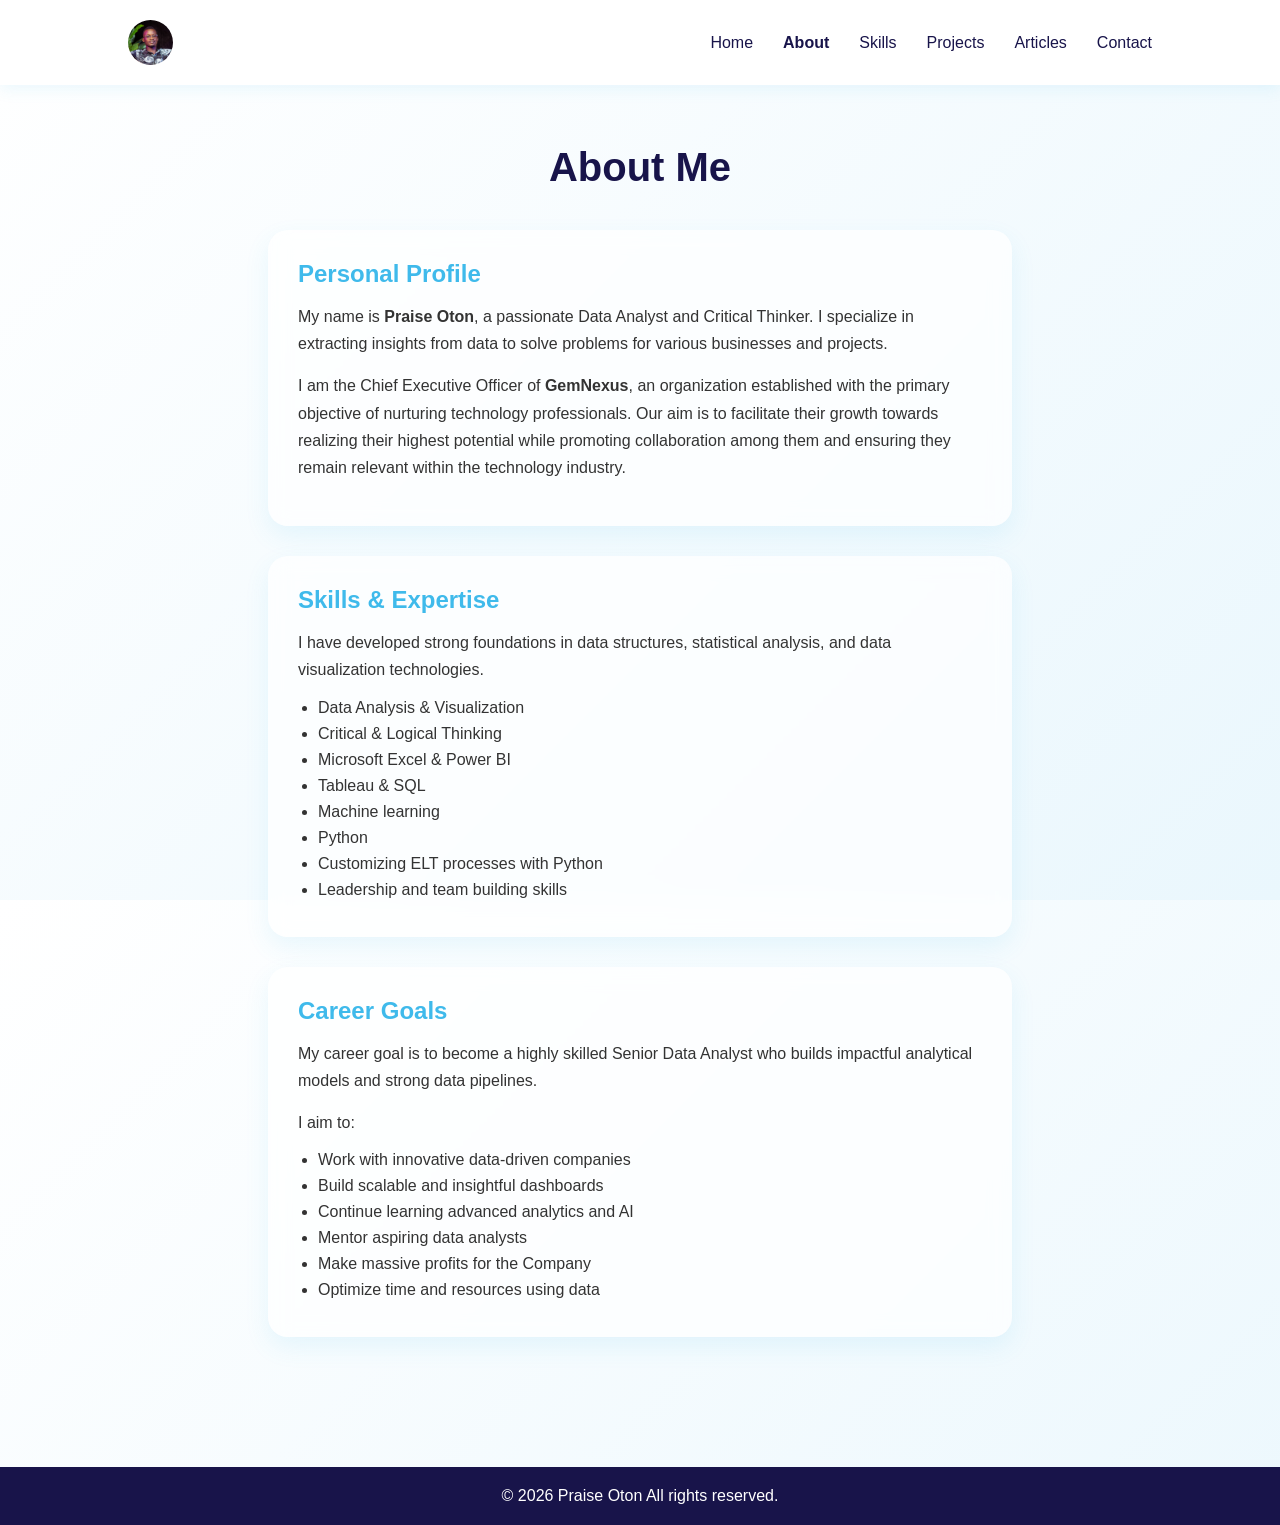
<file: about.html>
<!DOCTYPE html>
<html lang="en">

<head>
    <meta charset="UTF-8">
    <title>About | Praise Oton</title>
    <meta name="viewport" content="width=device-width, initial-scale=1.0">
    <link rel="stylesheet" href="css/style.css">
    <link rel="icon" type="image/jpeg" href="images/praise oton.jpeg">
</head>

<body>

    <!-- Header -->
    <header>
        <div class="logo"><img src="images/praise oton.jpeg" alt="Praise Oton" style="width: 45px; height: 45px; border-radius: 50%; object-fit: cover; vertical-align: middle;"></div>
        <nav>
            <ul>
                <li><a href="index.html">Home</a></li>
                <li><a href="#" class="active">About</a></li>
                <li><a href="skills.html">Skills</a></li>
                <li><a href="projects.html">Projects</a></li>
                <li><a href="articles.html">Articles</a></li>
                <li><a href="contact.html">Contact</a></li>
            </ul>
        </nav>
    </header>

    <!-- About Section -->
    <section class="about">
        <div class="about-container">

            <h1>About Me</h1>

            <!-- Personal Presentation -->
            <div class="about-card">
                <h2>Personal Profile</h2>
                <p>
                    My name is <strong>Praise Oton</strong>, a passionate
                    Data Analyst and Critical Thinker. I specialize in
                    extracting insights from data to solve problems for various businesses and projects.
                </p>
                <p>
                    I am the Chief Executive Officer of <strong>GemNexus</strong>, an organization established with the
                    primary objective of nurturing technology professionals. Our aim is to facilitate their growth towards
                    realizing their highest potential while promoting collaboration among them and ensuring they remain
                    relevant within the technology industry.
                </p>
            </div>

            <!-- Academic Background -->
            <div class="about-card">
                <h2>Skills & Expertise</h2>
                <p>
                    I have developed strong foundations in data structures, statistical analysis,
                    and data visualization technologies.
                </p>
                <ul>
                    <li>Data Analysis & Visualization</li>
                    <li>Critical & Logical Thinking</li>
                    <li>Microsoft Excel & Power BI</li>
                    <li>Tableau & SQL</li>
                    <li>Machine learning</li>
                    <li>Python</li>
                    <li>Customizing ELT processes with Python</li>
                    <li>Leadership and team building skills</li>
                </ul>
            </div>

            <!-- Career Goals -->
            <div class="about-card">
                <h2>Career Goals</h2>
                <p>
                    My career goal is to become a highly skilled Senior Data
                    Analyst who builds impactful analytical models and strong data pipelines.
                </p>
                <p>
                    I aim to:
                </p>
                <ul>
                    <li>Work with innovative data-driven companies</li>
                    <li>Build scalable and insightful dashboards</li>
                    <li>Continue learning advanced analytics and AI</li>
                    <li>Mentor aspiring data analysts</li>
                    <li>Make massive profits for the Company</li>
                    <li>Optimize time and resources using data</li>
                </ul>
            </div>

        </div>
    </section>

    <!-- Footer -->
    <footer>
        <p>© 2026 Praise Oton All rights reserved.</p>
    </footer>

</body>


</html>
</file>
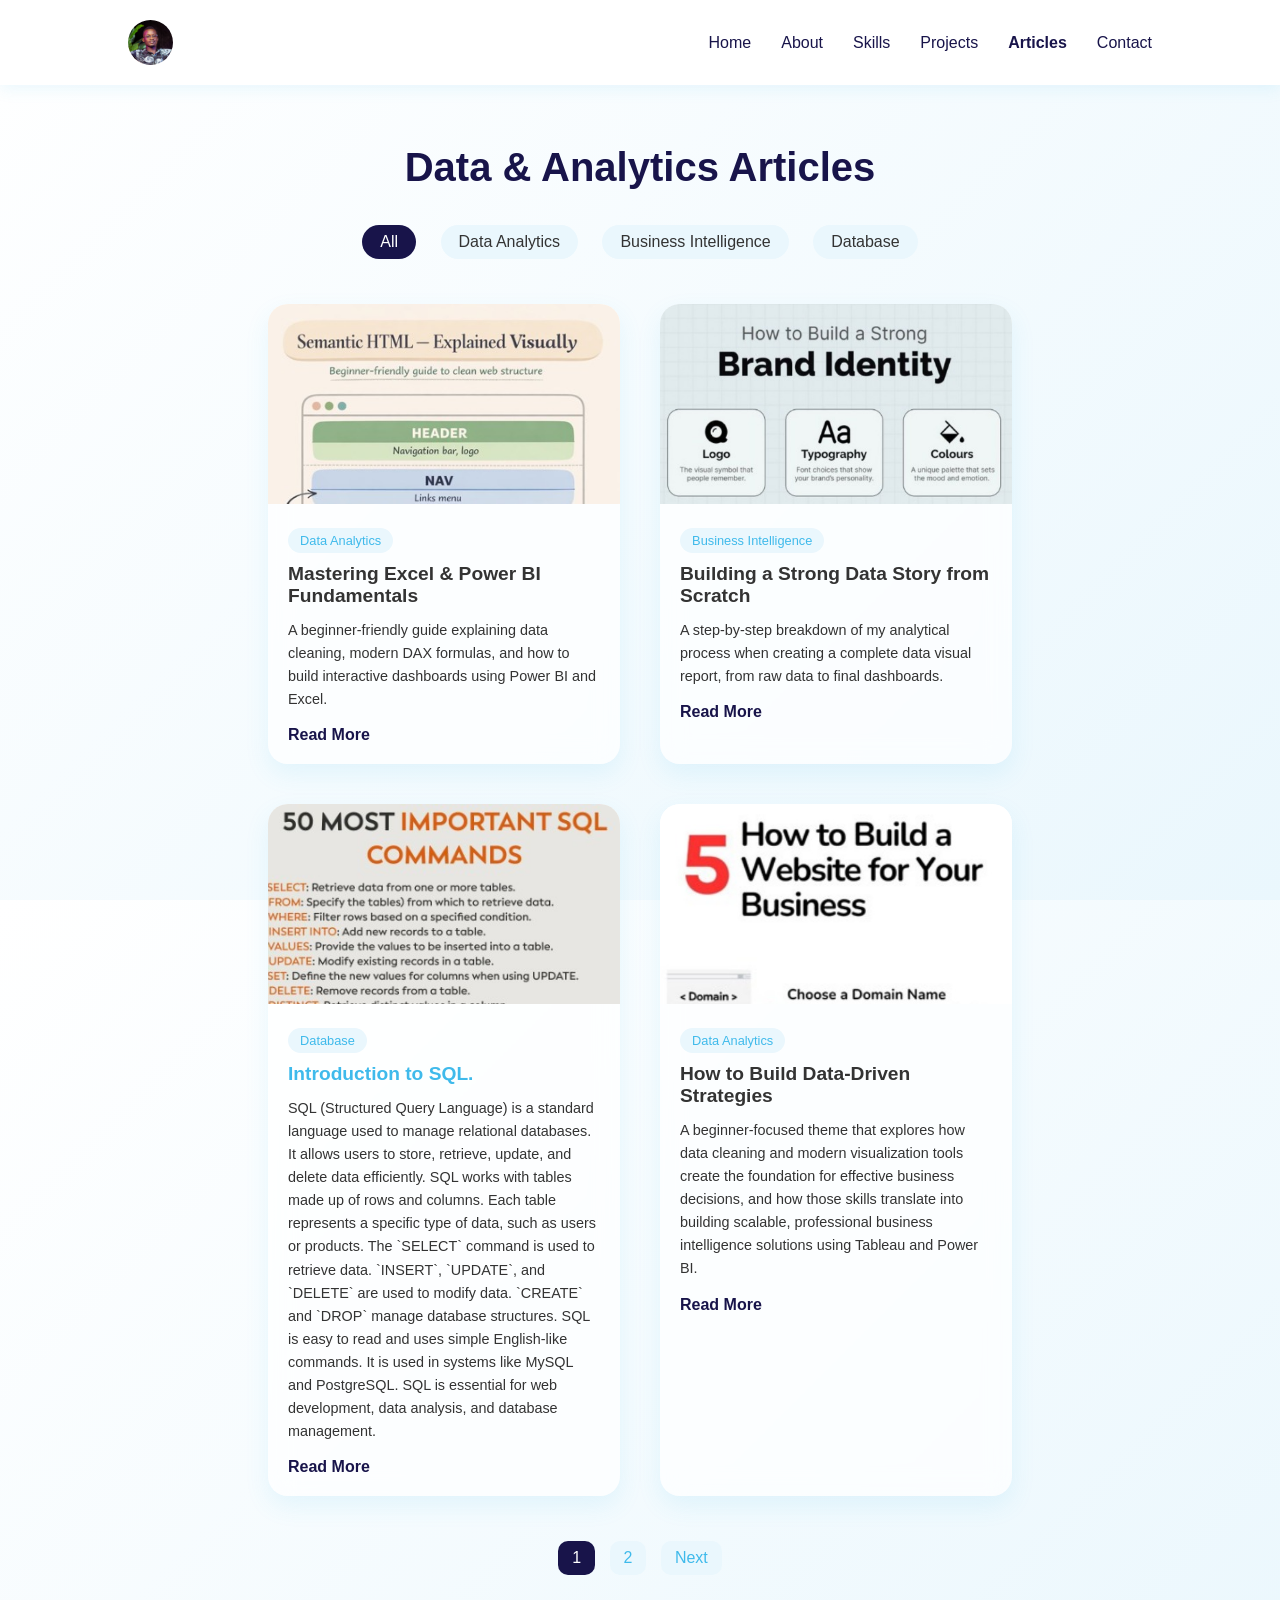
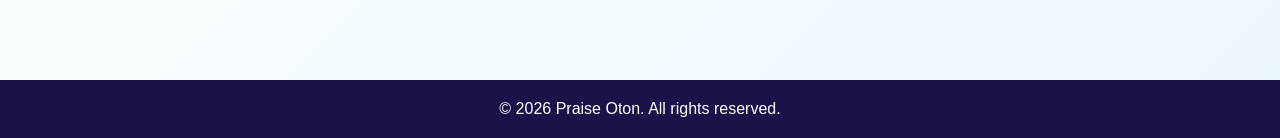
<file: articles.html>
<!DOCTYPE html>
<html lang="en">

<head>
    <meta charset="UTF-8">
    <title>Articles | Praise Oton</title>
    <meta name="viewport" content="width=device-width, initial-scale=1.0">
    <link rel="stylesheet" href="css/style.css">
    <link rel="icon" type="image/jpeg" href="images/praise oton.jpeg">
</head>

<body>

    <header>
        <div class="logo"><img src="images/praise oton.jpeg" alt="Praise Oton" style="width: 45px; height: 45px; border-radius: 50%; object-fit: cover; vertical-align: middle;"></div>
        <nav>
            <ul>
                <li><a href="index.html">Home</a></li>
                <li><a href="about.html">About</a></li>
                <li><a href="skills.html">Skills</a></li>
                <li><a href="projects.html">Projects</a></li>
                <li><a href="#" class="active">Articles</a></li>
                <li><a href="contact.html">Contact</a></li>
            </ul>
        </nav>
    </header>

    <main>

        <section class="articles-page">
            <h1>Data & Analytics Articles</h1>

            <!-- Categories -->
            <div class="categories">
                <span class="category active">All</span>
                <span class="category">Data Analytics</span>
                <span class="category">Business Intelligence</span>
                <span class="category">Database</span>
            </div>

            <!-- Articles Grid -->
            <div class="articles-grid">

                <!-- Article 1 -->
                <article class="article-card">
                    <img src="images/SHEV.jpeg" alt="SHEV">
                    <div class="article-content">
                        <span class="badge">Data Analytics</span>
                        <h2 style="color: var(--dark-purple);">Mastering Excel & Power BI Fundamentals</h2>
                        <p>
                            A beginner-friendly guide explaining data cleaning,
                            modern DAX formulas, and how to build interactive dashboards
                            using Power BI and Excel.
                        </p>
                        <a href="#" class="read-more">Read More</a>
                    </div>
                </article>

                <!-- Article 2 -->
                <article class="article-card">
                    <img src="images/HTBSBI.jpeg" alt="HTBSBI">
                    <div class="article-content">
                        <span class="badge">Business Intelligence</span>
                        <h2 style="color: var(--dark-purple);">Building a Strong Data Story from Scratch</h2>
                        <p>
                            A step-by-step breakdown of my analytical process when creating
                            a complete data visual report, from raw data to final dashboards.
                        </p>
                        <a href="#" class="read-more">Read More</a>
                    </div>
                </article>

                <!-- Article 3 -->
                <article class="article-card">
                    <img src="images/MISC.jpeg" alt="MISC">
                    <div class="article-content">
                        <span class="badge">Database</span>
                        <h2>Introduction to SQL.</h2>
                        <p>SQL (Structured Query Language) is a standard language used to manage relational databases.
                            It allows users to store, retrieve, update, and delete data efficiently.
                            SQL works with tables made up of rows and columns.
                            Each table represents a specific type of data, such as users or products.
                            The `SELECT` command is used to retrieve data.
                            `INSERT`, `UPDATE`, and `DELETE` are used to modify data.
                            `CREATE` and `DROP` manage database structures.
                            SQL is easy to read and uses simple English-like commands.
                            It is used in systems like MySQL and PostgreSQL.
                            SQL is essential for web development, data analysis, and database management.
                        </p>
                        <a href="#" class="read-more">Read More</a>
                    </div>
                </article>

                <!-- Article 4 -->
                <article class="article-card">
                    <img src="images/HTBBW.jpeg" alt="HTBBW">
                    <div class="article-content">
                        <span class="badge">Data Analytics</span>
                        <h2 style="color: var(--dark-purple);">How to Build Data-Driven Strategies</h2>
                        <p>
                            A beginner-focused theme that explores how data cleaning and modern visualization tools
                            create the foundation for effective business decisions, and how those skills translate into
                            building scalable,
                            professional business intelligence solutions using Tableau and Power BI.
                        </p>
                        <a href="#" class="read-more">Read More</a>
                    </div>
                </article>

            </div>

            <!-- Pagination -->
            <div class="pagination">
                <a href="#" class="page active">1</a>
                <a href="#" class="page">2</a>
                <a href="#" class="page">Next</a>
            </div>

        </section>

    </main>

    <footer>
        <p>© 2026 Praise Oton. All rights reserved.</p>
    </footer>

</body>

</html>
</file>
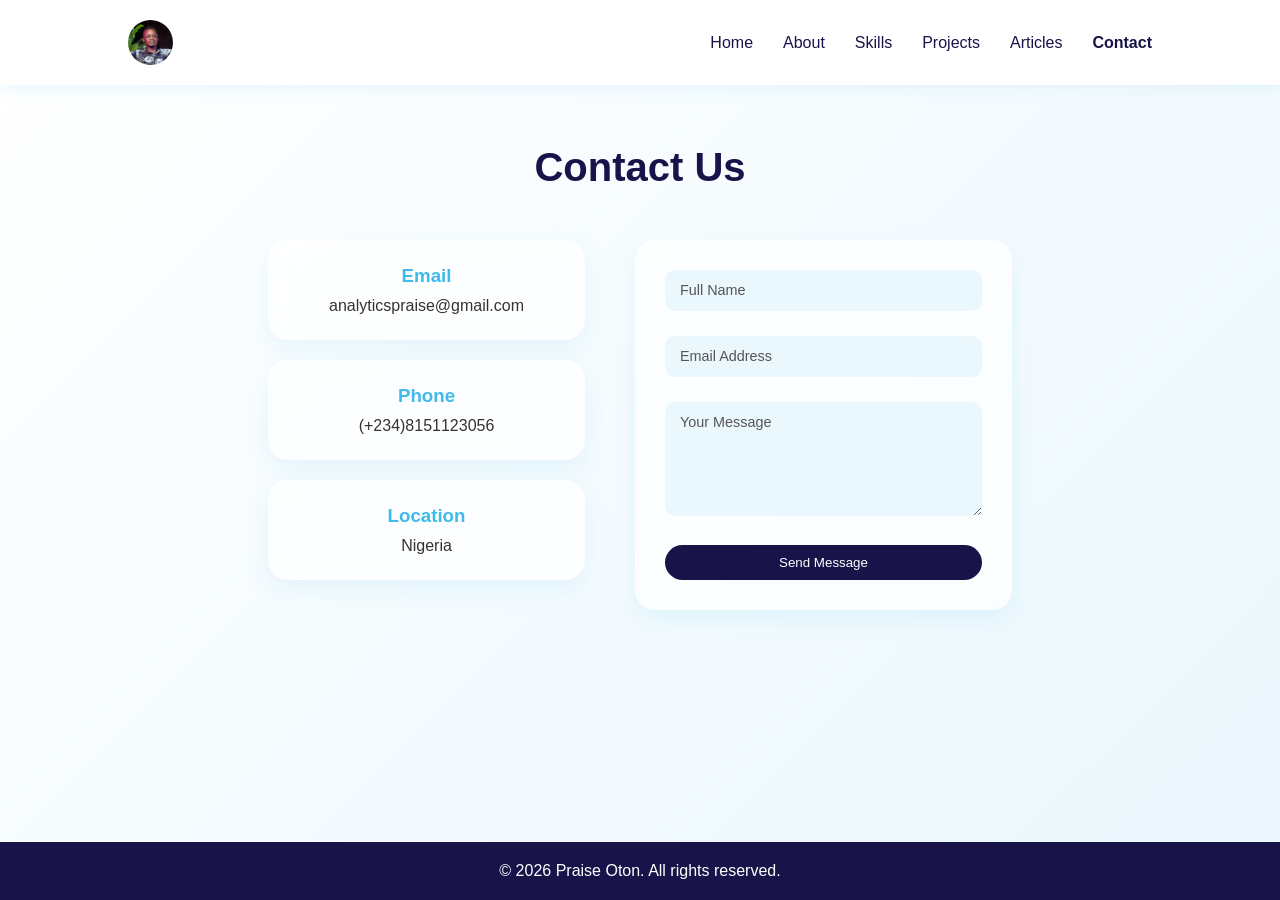
<file: contact.html>
<!DOCTYPE html>
<html lang="en">

<head>
    <meta charset="UTF-8">
    <title>Contact | Praise Oton</title>
    <meta name="viewport" content="width=device-width, initial-scale=1.0">
    <link rel="stylesheet" href="css/style.css">
    <link rel="icon" type="image/jpeg" href="images/praise oton.jpeg">
</head>

<body>

    <header>
        <div class="logo"><img src="images/praise oton.jpeg" alt="Praise Oton" style="width: 45px; height: 45px; border-radius: 50%; object-fit: cover; vertical-align: middle;"></div>
        <nav>
            <ul>
                <li><a href="index.html">Home</a></li>
                <li><a href="about.html">About</a></li>
                <li><a href="skills.html">Skills</a></li>
                <li><a href="projects.html">Projects</a></li>
                <li><a href="articles.html">Articles</a></li>
                <li><a href="#" class="active">Contact</a></li>
            </ul>
        </nav>
    </header>

    <main>
        <section class="contact-page">
            <h1>Contact Us</h1>

            <div class="contact-container">

                <!-- Contact Info -->
                <div class="contact-info">
                    <div class="info-card">
                        <h3>Email</h3>
                        <p>analyticspraise@gmail.com</p>
                    </div>

                    <div class="info-card">
                        <h3>Phone</h3>
                        <p>(+234)8151123056</p>
                    </div>

                    <div class="info-card">
                        <h3>Location</h3>
                        <p>Nigeria</p>
                    </div>
                </div>

                <!-- Contact Form -->
                <div class="contact-form">
                    <form action="https://formspree.io/f/xgoldjag" method="POST">

                        <div class="form-group">
                            <input type="text" name="name" required>
                            <label>Full Name</label>
                        </div>

                        <div class="form-group">
                            <input type="email" name="email" required>
                            <label>Email Address</label>
                        </div>

                        <div class="form-group">
                            <textarea name="message" rows="5" required></textarea>
                            <label>Your Message</label>
                        </div>

                        <button type="submit" class="btn">Send Message</button>

                    </form>
                </div>

            </div>
        </section>
    </main>

    <footer>
        <p>© 2026 Praise Oton. All rights reserved.</p>
    </footer>

</body>

</html>
</file>
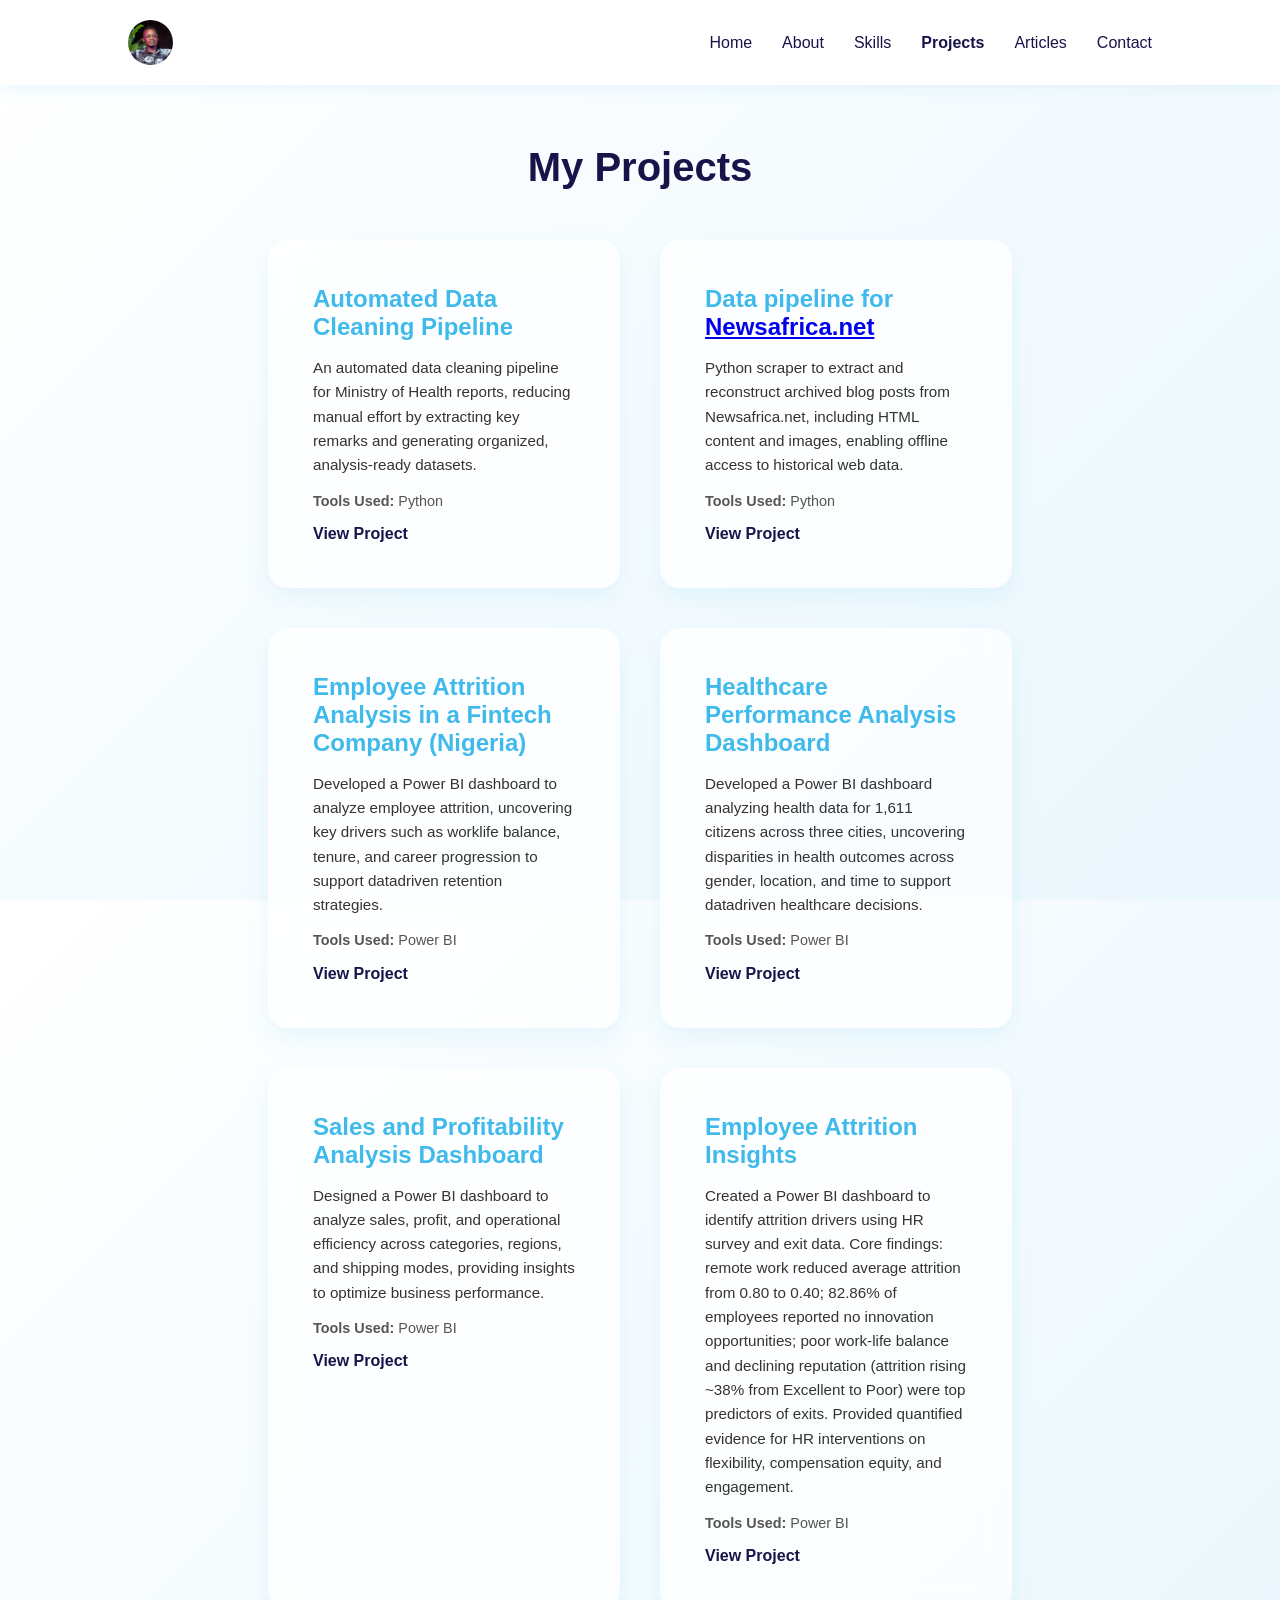
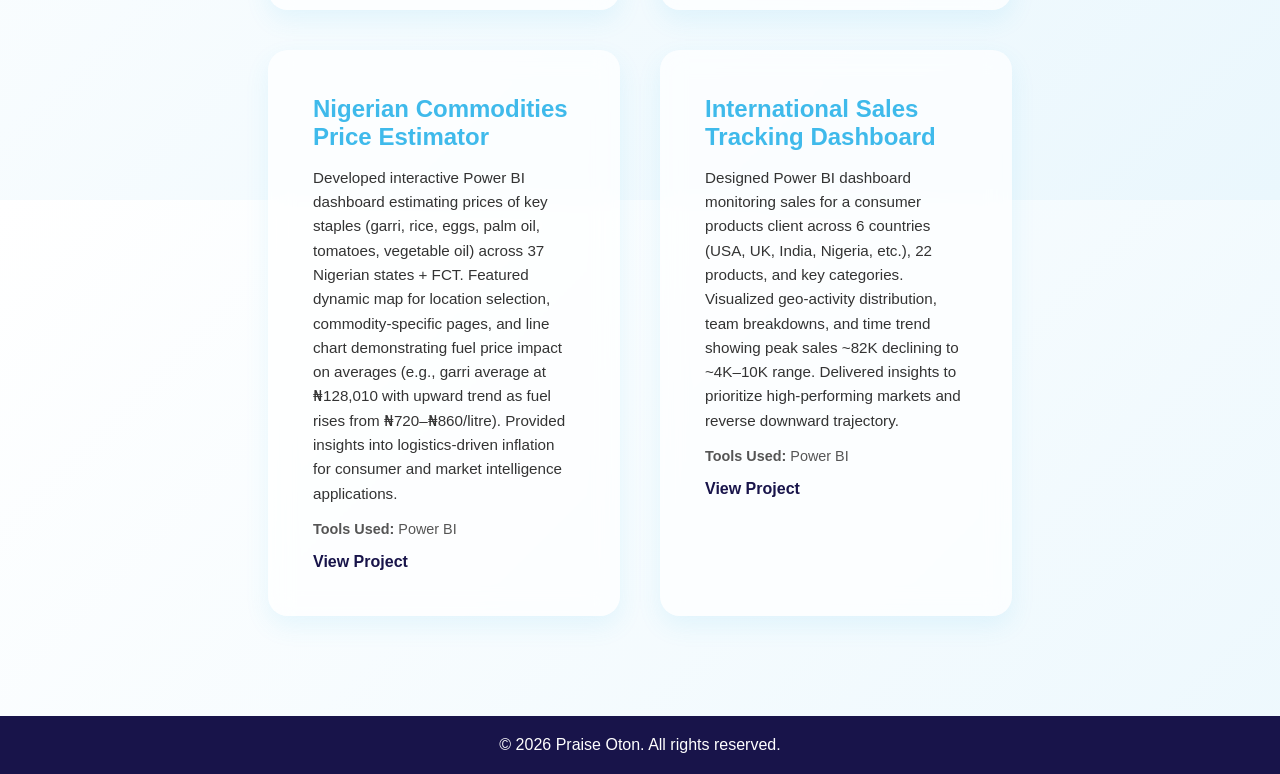
<file: projects.html>
<!DOCTYPE html>
<html lang="en">

<head>
    <meta charset="UTF-8">
    <title>Projects | Praise Oton</title>
    <meta name="viewport" content="width=device-width, initial-scale=1.0">
    <link rel="stylesheet" href="css/style.css">
    <link rel="icon" type="image/jpeg" href="images/praise oton.jpeg">
</head>

<body>

    <!-- Header -->
    <header>
        <div class="logo"><img src="images/praise oton.jpeg" alt="Praise Oton" style="width: 45px; height: 45px; border-radius: 50%; object-fit: cover; vertical-align: middle;"></div>
        <nav>
            <ul>
                <li><a href="index.html">Home</a></li>
                <li><a href="about.html">About</a></li>
                <li><a href="skills.html">Skills</a></li>
                <li><a href="#" class="active">Projects</a></li>
                <li><a href="articles.html">Articles</a></li>
                <li><a href="contact.html">Contact</a></li>
            </ul>
        </nav>
    </header>

    <!-- Projects Section -->
    <section class="projects-page">
        <h1>My Projects</h1>

        <div class="projects-grid">

            <!-- Project 1 -->
            <div class="project-card">
                <div class="project-content">
                    <h2>Automated Data Cleaning Pipeline</h2>
                    <p>
                        An automated data cleaning pipeline for Ministry of Health reports, reducing manual effort by extracting key remarks and generating organized, analysis-ready datasets.
                    </p>
                    <p class="tech">
                        <strong>Tools Used:</strong> Python
                    </p>
                    <a href="https://github.com/PraiseGabriel/Automated-Data-Extraction-script-with-python" class="read-more" target="_blank">View Project</a>
                </div>
            </div>

            <!-- Project 2 -->
            <div class="project-card">
                <div class="project-content">
                    <h2>Data pipeline for <a href="https://www.newsafrica.net/">Newsafrica.net</a></h2>
                    <p>
                        Python scraper to extract and reconstruct archived blog posts from Newsafrica.net, including HTML content and images, enabling offline access to historical web data.
                    </p>
                    <p class="tech">
                        <strong>Tools Used:</strong> Python
                    </p>
                    <a href="https://github.com/PraiseGabriel/Data-pipeline-for-reconstruction-of-newsafrica.net" class="read-more" target="_blank">View Project</a>
                </div>
            </div>

            <!-- Project 3 -->
            <div class="project-card">
                <div class="project-content">
                    <h2>Employee Attrition Analysis in a Fintech Company (Nigeria)</h2>
                    <p>
                        Developed a Power BI dashboard to analyze employee attrition, uncovering key drivers such as worklife balance, tenure, and career progression to support datadriven retention strategies.
                    </p>
                    <p class="tech">
                        <strong>Tools Used:</strong> Power BI
                    </p>
                    <a href="https://www.linkedin.com/posts/praise-oton-data-analyst_in-2024-a-fintech-company-in-nigeria-began-activity-7440778183530057728-Gb2i?utm_source=share&utm_medium=member_android&rcm=ACoAAGElMRMBHH3DNqWjf_GrJ3JFXrgowT8gEyc" class="read-more" target="_blank">View Project</a>
                </div>
            </div>

            <!-- Project 4 -->
            <div class="project-card">
                <div class="project-content">
                    <h2>Healthcare Performance Analysis Dashboard</h2>
                    <p>
                        Developed a Power BI dashboard analyzing health data for 1,611 citizens across three cities, uncovering disparities in health outcomes across gender, location, and time to support datadriven healthcare decisions.
                    </p>
                    <p class="tech">
                        <strong>Tools Used:</strong> Power BI
                    </p>
                    <a href="https://www.linkedin.com/posts/praise-oton-data-analyst_a-healthcare-analytics-initiative-was-launched-activity-7440780781200797696-0sWI?utm_source=social_share_send&utm_medium=android_app&rcm=ACoAAGElMRMBHH3DNqWjf_GrJ3JFXrgowT8gEyc&utm_campaign=copy_link" class="read-more" target="_blank">View Project</a>
                </div>
            </div>

            <!-- Project 5 -->
            <div class="project-card">
                <div class="project-content">
                    <h2>Sales and Profitability Analysis Dashboard</h2>
                    <p>
                        Designed a Power BI dashboard to analyze sales, profit, and operational efficiency across categories, regions, and shipping modes, providing insights to optimize business performance.
                    </p>
                    <p class="tech">
                        <strong>Tools Used:</strong> Power BI
                    </p>
                    <a href="https://www.linkedin.com/posts/praise-oton-data-analyst_a-retail-company-sought-to-better-understand-activity-7440782665823334400-p2CR?utm_source=share&utm_medium=member_android&rcm=ACoAAGElMRMBHH3DNqWjf_GrJ3JFXrgowT8gEyc" class="read-more" target="_blank">View Project</a>
                </div>
            </div>

            <!-- Project 6 -->
            <div class="project-card">
                <div class="project-content">
                    <h2>Employee Attrition Insights</h2>
                    <p>
                        Created a Power BI dashboard to identify attrition drivers using HR survey and exit data. Core findings: remote work reduced average attrition from 0.80 to 0.40; 82.86% of employees reported no innovation opportunities; poor work-life balance and declining reputation (attrition rising ~38% from Excellent to Poor) were top predictors of exits. Provided quantified evidence for HR interventions on flexibility, compensation equity, and engagement.
                    </p>
                    <p class="tech">
                        <strong>Tools Used:</strong> Power BI
                    </p>
                    <a href="https://www.linkedin.com/posts/praise-oton-data-analyst_in-a-mid-sized-fintech-company-in-nigeria-activity-7440785234146553856-xGKb?utm_source=social_share_send&utm_medium=android_app&rcm=ACoAAGElMRMBHH3DNqWjf_GrJ3JFXrgowT8gEyc&utm_campaign=copy_link" class="read-more" target="_blank">View Project</a>
                </div>
            </div>

            <!-- Project 7 -->
            <div class="project-card">
                <div class="project-content">
                    <h2>Nigerian Commodities Price Estimator</h2>
                    <p>
                        Developed interactive Power BI dashboard estimating prices of key staples (garri, rice, eggs, palm oil, tomatoes, vegetable oil) across 37 Nigerian states + FCT. Featured dynamic map for location selection, commodity-specific pages, and line chart demonstrating fuel price impact on averages (e.g., garri average at ₦128,010 with upward trend as fuel rises from ₦720–₦860/litre). Provided insights into logistics-driven inflation for consumer and market intelligence applications.
                    </p>
                    <p class="tech">
                        <strong>Tools Used:</strong> Power BI
                    </p>
                    <a href="https://www.linkedin.com/posts/praise-oton-data-analyst_rising-living-costs-were-hitting-households-share-7440786723380318208-4bY1?utm_source=social_share_send&utm_medium=android_app&rcm=ACoAAGElMRMBHH3DNqWjf_GrJ3JFXrgowT8gEyc&utm_campaign=copy_link" class="read-more" target="_blank">View Project</a>
                </div>
            </div>

            <!-- Project 8 -->
            <div class="project-card">
                <div class="project-content">
                    <h2>International Sales Tracking Dashboard</h2>
                    <p>
                        Designed Power BI dashboard monitoring sales for a consumer products client across 6 countries (USA, UK, India, Nigeria, etc.), 22 products, and key categories. Visualized geo-activity distribution, team breakdowns, and time trend showing peak sales ~82K declining to ~4K–10K range. Delivered insights to prioritize high-performing markets and reverse downward trajectory.
                    </p>
                    <p class="tech">
                        <strong>Tools Used:</strong> Power BI
                    </p>
                    <a href="https://www.linkedin.com/posts/praise-oton-data-analyst_in-a-nigerian-fintech-company-offering-data-activity-7440788031671844865-LYwW?utm_source=social_share_send&utm_medium=android_app&rcm=ACoAAGElMRMBHH3DNqWjf_GrJ3JFXrgowT8gEyc&utm_campaign=copy_link" class="read-more" target="_blank">View Project</a>
                </div>
            </div>

        </div>
    </section>

    <!-- Footer -->
    <footer>
        <p>© 2026 Praise Oton. All rights reserved.</p>
    </footer>

</body>

</html>
</file>
<file: css/style.css>
* 
/* ================= HOME PAGE ================= */

{
    margin: 0;
    padding: 0;
    box-sizing: border-box;
}

/* Make footer stay at bottom */
html, body {
    height: 100%;
}

body {
    display: flex;
    flex-direction: column;
    min-height: 100vh;
    font-family: 'Segoe UI', sans-serif;
    background: linear-gradient(135deg, #ffffff, #eaf7fd);
    color: #333;
}

/* Push footer to bottom */
main {
    flex: 1;
}

/* Header */
header {
    background: #111;
    color: white;
    padding: 60px 20px;
    text-align: center;
}

header h1 {
    font-size: 2.5rem;
}

header p {
    margin-top: 10px;
    font-size: 1.2rem;
    color: #bbb;
}

/* Sections */
section {
    padding: 60px 20px;
    max-width: 1000px;
    margin: auto;
}

/* Projects Grid */
.projects {
    display: grid;
    grid-template-columns: repeat(auto-fit, minmax(250px, 1fr));
    gap: 20px;
}

.project-card {
    background: white;
    padding: 25px;
    border-radius: 15px;
    box-shadow: 0 8px 20px rgba(0,0,0,0.08);
    transition: transform 0.3s ease, box-shadow 0.3s ease;
}

.project-card:hover {
    transform: translateY(-5px);
    box-shadow: 0 12px 25px rgba(0,0,0,0.15);
}

/* Footer */
footer {
    background: #111;
    color: white;
    text-align: center;
    padding: 20px;
    margin-top: 40px;
}/* Reset */
* {
    margin: 0;
    padding: 0;
    box-sizing: border-box;
}

/* Colors */
:root {
    --primary-color: #18144A;
    --secondary-color: #3FBAEB;
    --light-color: #eaf7fd;
    --white: #ffffff;
}

/* Body */
body {
    font-family: 'Segoe UI', sans-serif;
    background: linear-gradient(135deg, #ffffff, #eaf7fd);
    color: #333;
}

/* Header */
header {
    display: flex;
    justify-content: space-between;
    align-items: center;
    padding: 20px 10%;
    background: white;
    box-shadow: 0 4px 15px rgba(63, 186, 235, 0.1);
}

.logo {
    font-size: 1.5rem;
    font-weight: bold;
    color: var(--primary-color);
}

/* Navigation */
nav ul {
    list-style: none;
    display: flex;
    gap: 30px;
}

nav a {
    text-decoration: none;
    color: var(--primary-color);
    font-weight: 500;
    transition: 0.3s;
}

nav a:hover {
    color: var(--secondary-color);
}

/* Hero Section */
.hero {
    display: flex;
    justify-content: center;
    align-items: center;
    min-height: 85vh;
    padding: 40px;
}

/* Glass Card */
.glass-card {
    display: flex;
    align-items: center;
    gap: 50px;
    padding: 50px;
    border-radius: 25px;
    background: rgba(255, 255, 255, 0.6);
    backdrop-filter: blur(15px);
    box-shadow: 0 20px 40px rgba(63, 186, 235, 0.15);
    animation: fadeIn 1.2s ease-in-out;
}

/* Text */
.hero-text {
    max-width: 500px;
}

.hero-text h1 {
    font-size: 2.8rem;
    margin-bottom: 15px;
}

.hero-text span {
    color: var(--primary-color);
}

.tagline {
    font-size: 1.2rem;
    margin-bottom: 20px;
    color: var(--secondary-color);
}

.hero-text p {
    margin-bottom: 25px;
    line-height: 1.6;
}

/* Button */

.btn-sci {
    display: flex;
    align-items: center;
}

.btn {
    display: inline-block;
    padding: 10px 30px;
    background: var(--primary-color);
    color: white;
    text-decoration: none;
    border-radius: 40px;
    font-weight: 400;
    transition: 0.5s ease;
}

.btn:hover {
    background: var(--secondary-color);
    transform: translateY(-3px);
}

.sci {
    margin-left: 20px;
}   

.sci a {
    display: inline-flex;
    padding: 8px;
    border: 2px solid var(--secondary-color);
    border-radius: 50%;
    font-size: 20px;
    color: #3FBAEB;
    text-decoration: none;
    margin: 0 8px;
    transition: 0.5s ease;
}

.sci a:hover{
    background: var(--secondary-color);
    color: #ffffff;
    transform: translateY(-3px);
} 

/* Image */
.hero-image img {
    width: 280px;
    border-radius: 20px;
    background: var(--primary-color);
    box-shadow: 0 15px 35px rgba(63, 186, 235, 0.3);
}

/* Footer */

footer {
    text-align: center;
    padding: 20px;
    background: var(--primary-color);
    color: white;
}

/* Animation */
@keyframes fadeIn {
    from {
        opacity: 0;
        transform: translateY(20px);
    }
    to {
        opacity: 1;
        transform: translateY(0);
    }
}

/* Responsive */
@media (max-width: 900px) {
    .glass-card {
        flex-direction: column;
        text-align: center;
    }

    nav ul {
        gap: 15px;
    }

    .hero-text h1 {
        font-size: 2rem;
    }

    .hero-image img {
        width: 220px;
    }
}


/* ================= ABOUT PAGE ================= */
.about {
    padding: 60px 10%;
}

.about-container {
    max-width: 1000px;
    margin: auto;
}

.about h1 {
    text-align: center;
    font-size: 2.5rem;
    color: var(--primary-color);
    margin-bottom: 40px;
}

.about-card {
    background: rgba(255, 255, 255, 0.7);
    backdrop-filter: blur(10px);
    padding: 30px;
    border-radius: 20px;
    margin-bottom: 30px;
    box-shadow: 0 10px 25px rgba(63, 186, 235, 0.1);
    transition: 0.3s ease;
}

.about-card:hover {
    transform: translateY(-5px);
}

.about-card h2 {
    color: var(--secondary-color);
    margin-bottom: 15px;
}

.about-card p {
    line-height: 1.7;
    margin-bottom: 15px;
}

.about-card ul {
    padding-left: 20px;
}

.about-card ul li {
    margin-bottom: 8px;
}

/* Active nav link */
nav a.active {
    color: var(--primary-color);
    font-weight: bold;
}


/* ================= SKILLS PAGE ================= */

.skills {
    padding: 60px 10%;
    text-align: center;
}

.skills h1 {
    font-size: 2.5rem;
    color: var(--primary-color);
    margin-bottom: 40px;
}

/* Flexbox Layout */
.skills-container {
    display: flex;
    justify-content: center;
    gap: 40px;
    flex-wrap: wrap;
}

/* Skill Card */
.skill-card {
    background: rgba(255, 255, 255, 0.7);
    backdrop-filter: blur(10px);
    padding: 30px;
    width: 280px;
    border-radius: 20px;
    box-shadow: 0 10px 25px rgba(63, 186, 235, 0.1);
    transition: transform 0.3s ease, box-shadow 0.3s ease;
}

/* Hover Animation */
.skill-card:hover {
    transform: translateY(-8px);
    box-shadow: 0 15px 35px rgba(63, 186, 235, 0.25);
}

/* Skill Header */
.skill-header {
    display: flex;
    align-items: center;
    gap: 15px;
    margin-bottom: 20px;
    justify-content: center;
}

.skill-icon {
    font-size: 2rem;
    color: var(--primary-color);
}

/* Progress Bar */
.progress-bar {
    background: #e9ecef;
    border-radius: 20px;
    height: 12px;
    overflow: hidden;
}

/* Progress Fill */
.progress {
    height: 100%;
    border-radius: 20px;
    background: linear-gradient(to right, var(--primary-color), var(--secondary-color));
    width: 0;
    animation: load 2s forwards;
}

/* Individual Skill Levels */
.progress.html {
    width: 90%;
}

.progress.css {
    width: 85%;
}

.progress.wordpress {
    width: 75%;
}

.progress.visual-identity {
    width: 80%;
}

/* Animation */
@keyframes load {
    from {
        width: 0;
    }
}

/* Responsive */
@media (max-width: 768px) {
    .skills-container {
        flex-direction: column;
        align-items: center;
    }
}


/* ================= PROJECTS PAGE ================= */

.projects-page {
    padding: 60px 10%;
    text-align: center;
}

.projects-page h1 {
    font-size: 2.5rem;
    color: var(--primary-color);
    margin-bottom: 50px;
}

/* CSS Grid Layout */
.projects-grid {
    display: grid;
    grid-template-columns: repeat(auto-fit, minmax(280px, 1fr));
    gap: 40px;
}

/* Project Card */
.project-card {
    background: rgba(255, 255, 255, 0.7);
    backdrop-filter: blur(12px);
    border-radius: 20px;
    overflow: hidden;
    box-shadow: 0 10px 25px rgba(63, 186, 235, 0.1);
    transition: transform 0.3s ease, box-shadow 0.3s ease;
}

/* Hover Animation */
.project-card:hover {
    transform: translateY(-10px);
    box-shadow: 0 20px 40px rgba(63, 186, 235, 0.25);
}

/* Project Image */
.project-card img {
    width: 100%;
    height: 200px;
    object-fit: cover;
}

/* Content */
.project-content {
    padding: 20px;
    text-align: left;
}

.project-content h2 {
    color: var(--secondary-color);
    margin-bottom: 15px;
}

.project-content p {
    margin-bottom: 12px;
    line-height: 1.6;
    font-size: 0.95rem;
}

.project-content .tech {
    font-size: 0.9rem;
    color: #555;
}

/* Active Navigation */
nav a.active {
    color: var(--primary-color);
    font-weight: bold;
}

/* Responsive */
@media (max-width: 768px) {
    .project-content {
        text-align: center;
    }
}


/* ================= ARTICLES PAGE ================= */

.articles-page {
    padding: 60px 10%;
    text-align: center;
}

.articles-page h1 {
    font-size: 2.5rem;
    color: var(--primary-color);
    margin-bottom: 30px;
}

/* Categories */
.categories {
    margin-bottom: 40px;
}

.category {
    display: inline-block;
    margin: 5px 10px;
    padding: 8px 18px;
    border-radius: 20px;
    background: #eaf7fd;
    cursor: pointer;
    transition: 0.3s ease;
}

.category.active,
.category:hover {
    background: var(--primary-color);
    color: white;
}

/* Grid Layout */
.articles-grid {
    display: grid;
    grid-template-columns: repeat(auto-fit, minmax(280px, 1fr));
    gap: 40px;
}

/* Article Card */
.article-card {
    background: rgba(255, 255, 255, 0.7);
    backdrop-filter: blur(12px);
    border-radius: 20px;
    overflow: hidden;
    box-shadow: 0 10px 25px rgba(63, 186, 235, 0.1);
    transition: transform 0.3s ease, box-shadow 0.3s ease;
}

.article-card:hover {
    transform: translateY(-8px);
    box-shadow: 0 20px 40px rgba(63, 186, 235, 0.25);
}

.article-card img {
    width: 100%;
    height: 200px;
    object-fit: cover;
    transition: transform 0.4s ease;
}

.article-card:hover img {
    transform: scale(1.05);
}

.article-content {
    padding: 20px;
    text-align: left;
}

.badge {
    background: var(--light-color);
    color: var(--secondary-color);
    padding: 5px 12px;
    border-radius: 15px;
    font-size: 0.8rem;
    display: inline-block;
    margin-bottom: 10px;
}

.article-content h2 {
    font-size: 1.2rem;
    margin-bottom: 12px;
    color: var(--secondary-color);
}

.article-content p {
    font-size: 0.9rem;
    line-height: 1.6;
    margin-bottom: 15px;
}

.read-more {
    text-decoration: none;
    color: var(--primary-color);
    font-weight: bold;
    transition: 0.3s;
}

.read-more:hover {
    text-decoration: underline;
}

/* Pagination */
.pagination {
    margin-top: 40px;
}

.page {
    display: inline-block;
    margin: 5px;
    padding: 8px 14px;
    border-radius: 10px;
    background: #eaf7fd;
    text-decoration: none;
    color: var(--secondary-color);
    transition: 0.3s ease;
}

.page.active,
.page:hover {
    background: var(--primary-color);
    color: white;
}



/* ================= CONTACT PAGE ================= */

.contact-page {
    padding: 60px 10%;
    text-align: center;
}

.contact-page h1 {
    font-size: 2.5rem;
    color: var(--primary-color);
    margin-bottom: 50px;
}

/* Layout */
.contact-container {
    display: flex;
    justify-content: center;
    gap: 50px;
    flex-wrap: wrap;
}

/* Contact Info */
.contact-info {
    flex: 1;
    min-width: 280px;
}

.info-card {
    background: rgba(255, 255, 255, 0.7);
    backdrop-filter: blur(10px);
    padding: 25px;
    border-radius: 20px;
    margin-bottom: 20px;
    box-shadow: 0 10px 25px rgba(63, 186, 235, 0.1);
    transition: 0.3s ease;
}

.info-card:hover {
    transform: translateY(-5px);
}

.info-card h3 {
    color: var(--secondary-color);
    margin-bottom: 10px;
}

/* Contact Form */
.contact-form {
    flex: 1;
    min-width: 280px;
    background: rgba(255, 255, 255, 0.7);
    backdrop-filter: blur(12px);
    padding: 30px;
    border-radius: 20px;
    box-shadow: 0 10px 25px rgba(63, 186, 235, 0.1);
}

/* Form Groups */
.form-group {
    position: relative;
    margin-bottom: 25px;
}

.form-group input,
.form-group textarea {
    width: 100%;
    padding: 12px;
    border: none;
    border-radius: 10px;
    outline: none;
    background: #eaf7fd;
    font-size: 0.95rem;
}

.form-group label {
    position: absolute;
    top: 12px;
    left: 15px;
    font-size: 0.9rem;
    color: #555;
    pointer-events: none;
    transition: 0.3s ease;
}

/* Floating Label Effect */
.form-group input:focus + label,
.form-group input:valid + label,
.form-group textarea:focus + label,
.form-group textarea:valid + label {
    top: -10px;
    left: 10px;
    background: white;
    padding: 0 5px;
    font-size: 0.75rem;
    color: var(--primary-color);
}

/* Button */
.contact-form .btn {
    width: 100%;
    border: none;
    cursor: pointer;
}

/* Responsive */
@media (max-width: 768px) {
    .contact-container {
        flex-direction: column;
    }
}
</file>
